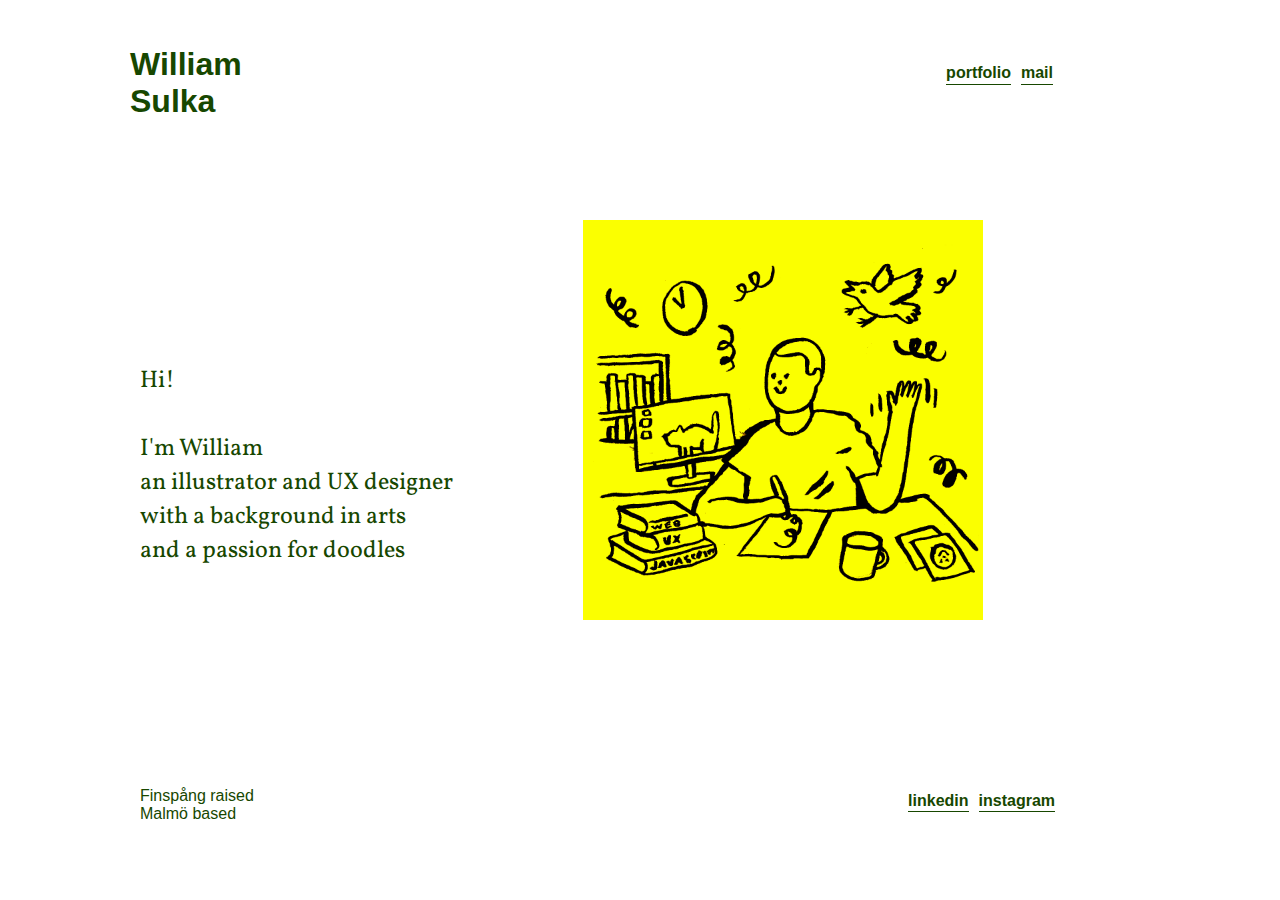
<file: index.html>
<!DOCTYPE html>

<html lang="en">

<head>

    <meta charset="UTF-8">

    <meta name="viewport" content="width=device-width, initial-scale=1.0">

    <meta http-equiv="X-UA-Compatible" content="ie=edge">
	<meta name="robots" content="noindex">

    <title>William Sulka</title>

    <link rel="stylesheet" href="resources/style.css">

</head>

<body>

        <header>
		<a id="bigname" href="http://www.williamsulka.se">
                <h1>William<br>Sulka</h1>
		</a>

                <nav>


            <ul class="container">

                <li><a href="/portfolio">portfolio</a></li>

                <li><a href="mailto:williamsulka@gmail.com">mail</a></li>


            </ul>
                </nav>

                

            </header>

            

    <div class="container" id="maincontainer">

        

        <div class="container" id="content">

            <div class="textcontent">

                    <p>Hi!</p><br>

                    <p>I'm William</p>

                    <p>an illustrator and UX designer</p>

                    <p>with a background in arts</p>

                    <p>and a passion for doodles</p>

            </div>

            

            <img src="pix/yella.png" alt="picture of William" id="portrait">

            

            <div class="textcontent"><p>now send me an email</p>

            <p>and lets get to work!!!</p>
        </div>


            <ul  id="desktoplinks">

                <li><a href="https://www.linkedin.com/in/williamsulka/">linkedin</a></li>

                <li><a href="https://www.instagram.com/willeserier/">instagram</a></li>

            </ul>






        </div>

        

    </div>

    <footer> 

        <div>

            <p>Finspång raised</p>

            <p>Malmö based</p>

        </div>      



               

                <ul class="container">

                    <li><a href="https://www.linkedin.com/in/williamsulka/">linkedin</a></li>

                    <li><a href="https://www.instagram.com/willeserier/">instagram</a></li>

                </ul>



        </footer>

   

    <script src="resources/script.js"></script>

</body>

</html>
</file>
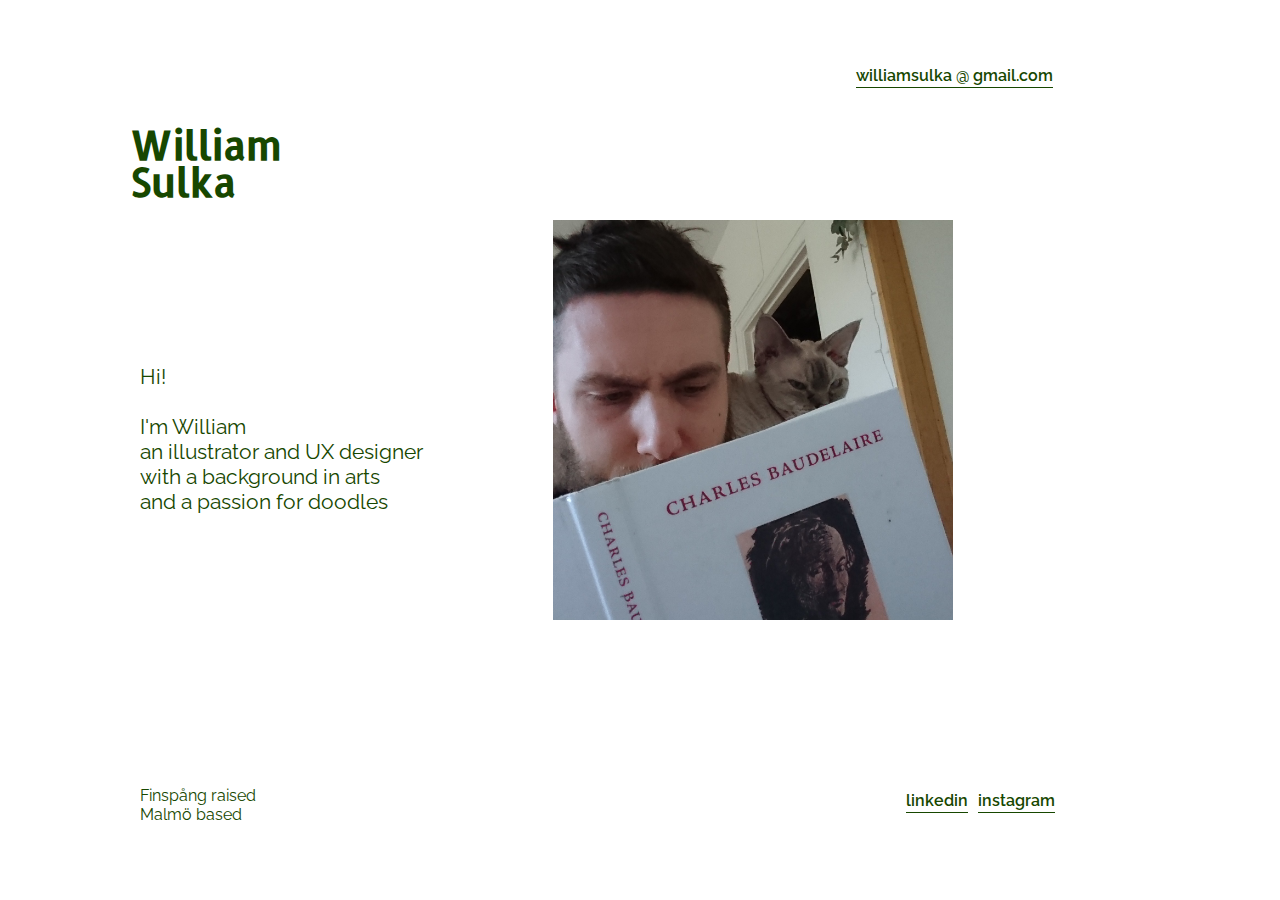
<file: new/index.html>
<!DOCTYPE html>

<html lang="en">

<head>

    <meta charset="UTF-8">

    <meta name="viewport" content="width=device-width, initial-scale=1.0">

    <meta http-equiv="X-UA-Compatible" content="ie=edge">
	<meta name="robots" content="noindex">

    <title>EASY HTTP</title>

    <link rel="stylesheet" href="resources/style.css">

</head>

<body>

        <header>

                <h1 id="bigname">William<br>Sulka</h1>

                <nav>

                        <ul class="container">

                        <li><a href="mailto:williamsulka@gmail.com">williamsulka @ gmail.com</a></li>


                    </ul>

                </nav>

                

            </header>

            

    <div class="container" id="maincontainer">

        

        <div class="container" id="content">

            <div class="textcontent">

                    <p>Hi!</p><br>

                    <p>I'm William</p>

                    <p>an illustrator and UX designer</p>

                    <p>with a background in arts</p>

                    <p>and a passion for doodles</p>

            </div>

            

            <img src="pix/jag själv.jpg" alt="picture of William" id="portrait">

            

            <div class="textcontent"><p>now send me an email</p>

            <p>and lets get to work!!!</p>
        </div>


            <ul  id="desktoplinks">

                <li><a href="https://www.linkedin.com/in/williamsulka/">linkedin</a></li>

                <li><a href="https://www.instagram.com/williamsulka/">instagram</a></li>

            </ul>






        </div>

        

    </div>

    <footer> 

        <div>

            <p>Finspång raised</p>

            <p>Malmö based</p>

        </div>      



               

                <ul class="container">

                    <li><a href="https://www.linkedin.com/in/williamsulka/">linkedin</a></li>

                    <li><a href="https://www.instagram.com/williamsulka/">instagram</a></li>

                </ul>



        </footer>

   

    <script src="resources/script.js"></script>

</body>

</html>
</file>
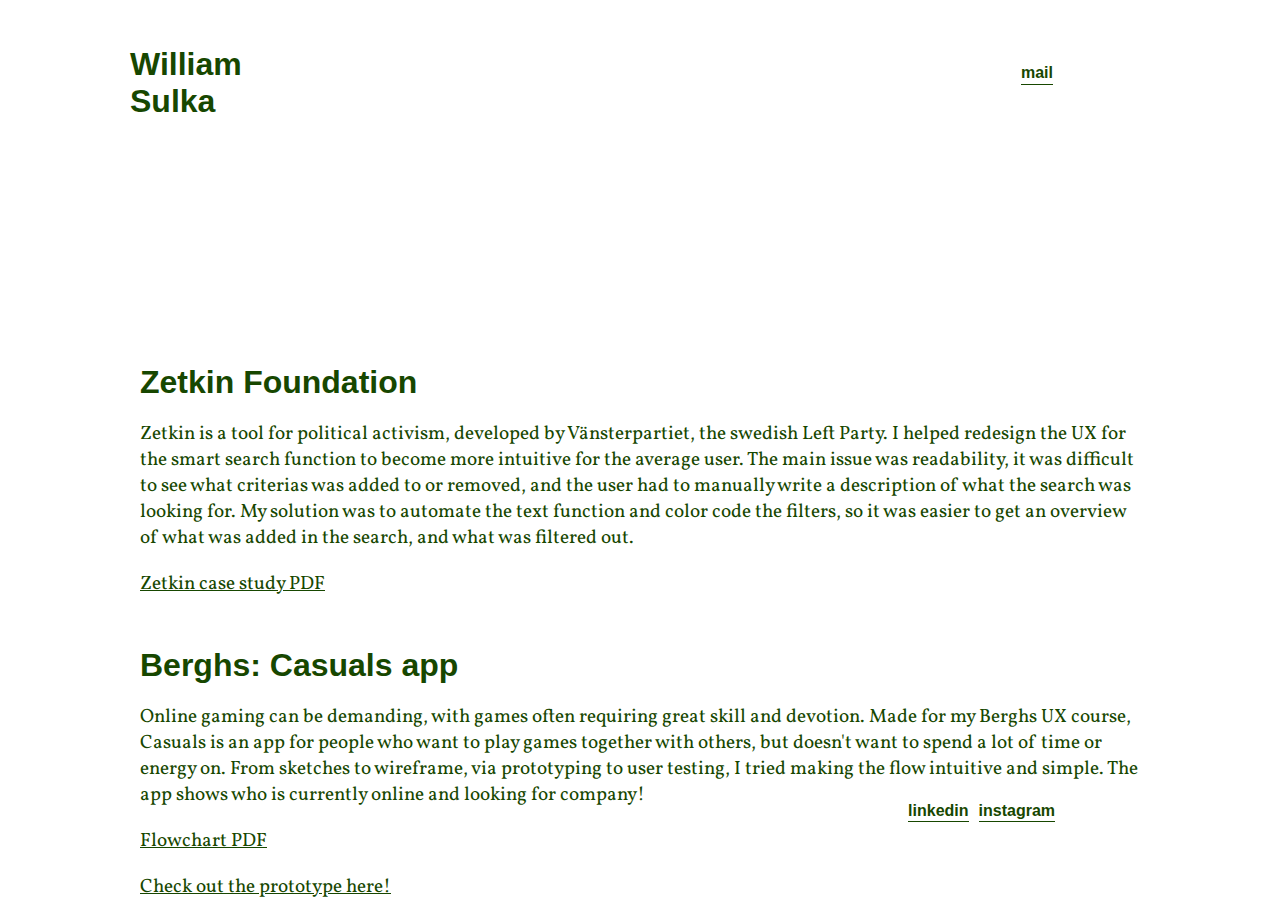
<file: portfolio/index.html>
<!DOCTYPE html>

<html lang="en">

<head>

    <meta charset="UTF-8">

    <meta name="viewport" content="width=device-width, initial-scale=1.0">

    <meta http-equiv="X-UA-Compatible" content="ie=edge">
    <meta name="robots" content="noindex">

    <title>William Sulka portfolio</title>

    <link rel="stylesheet" href="resources/style.css">

</head>

<body>

    <header>
	<a href="http://www.williamsulka.se" id="bigname">
        <h1 id="bigname">William<br>Sulka</h1>
</a>
        <nav>

            <ul class="container">

                <li><a href="mailto:williamsulka@gmail.com">mail</a></li>


            </ul>

        </nav>



    </header>



    <div class="container" id="maincontainer">



        <div class="container" id="content">

            <div class="case">
                <div>
                    <h2>Zetkin Foundation</h2>

                    <p>
                        Zetkin is a tool for political activism, developed by Vänsterpartiet, the swedish Left Party.
                        I helped redesign the UX for the smart search function to become more intuitive for the average
                        user.

                        The main issue was readability, it was difficult to see what criterias was added to or removed,
                        and
                        the user had to manually write a description of what the search was looking for.

                        My solution was to automate the text function and color code the filters, so it was easier to
                        get an
                        overview of what was added in the search, and what was filtered out.


                    </p>

                    <a href="resources/Zetkin.pdf" class="caselink">
                        <p class="caselink">Zetkin case study PDF</p>
                    </a>

                </div>



            </div>






            <div class="case">
                <div>
                    <h2>Berghs: Casuals app</h2>

                    <p>
                        Online gaming can be demanding, with games often requiring great skill and devotion.
                        Made for my Berghs UX course, Casuals is an app for people who want to play games together with
                        others, but doesn't want to spend
                        a lot of time or energy on.

                        From sketches to wireframe, via prototyping to user testing, I tried making the flow intuitive
                        and simple. The app shows who is currently online and looking for company!
                        <br>

                    </p>

                    <a href="resources/Casuals.pdf" class="caselink">
                        <p class="caselink">Flowchart PDF</p>
                    </a>

                    <a href="https://projects.invisionapp.com/share/FRV6EV1ZJA4#/screens" class="caselink">
                        <p class="caselink">Check out the prototype here!</p>
                    </a>

                </div>

            </div>






            <div class="textcontent">
            </div>


            <ul id="desktoplinks">

                <li><a href="https://www.linkedin.com/in/williamsulka/">linkedin</a></li>

                <li><a href="https://www.instagram.com/willeserier/">instagram</a></li>

            </ul>






        </div>



    </div>

    <footer>

        <div>


        </div>





        <ul class="container">

            <li><a href="https://www.linkedin.com/in/williamsulka/">linkedin</a></li>

            <li><a href="https://www.instagram.com/willeserier/">instagram</a></li>

        </ul>



    </footer>



    <script src="resources/script.js"></script>

</body>

</html>
</file>
<file: resources/style.css>
@import url('https://fonts.googleapis.com/css2??family=Noto+Sans+JP:wght@400;700&family=Vollkorn&display=swap');



:root {

    --primary: #174700;

    --secondary: #004671;

}



* {

    margin: 0px;

    padding: 0px;

}



a {

    color: var(--primary);  

}



nav a {

    text-decoration: none;

    border-bottom: solid 1px var(--primary);

    padding-bottom: 2px;

    font-weight: 600;


    display: block;

}


#bigname {
text-decoration: none;}


nav a:visited {

    color: var(--primary);

}



span {

    text-decoration: line-through;

}



body {

    width: 100%;

    color: var(--primary);

    display: flex;

    flex-direction: column;

    align-items: center;

    font-family: 'Noto sans', sans-serif;



}



#content {

    flex-direction: column;

}



.container {

    display: flex;

}



footer {

    background-color: var(--primary);

    color: white;

    width: 100%;

    height: 100px;

    display: flex;

    justify-content: space-between;

    align-items: center;

    margin-top: 50px;

    



}



footer a {

    color: white;

    text-decoration: none;

    border-bottom: solid 1px white;

    padding-bottom: 2px;



}



footer p {

    color: white;

    margin-left: 20px;

}



h1 {

    font-family: 'Noto sans', sans-serif;

    font-size: 32px;

    color: var(--primary);

    margin: 20px;

    line-height: 37px;

}



img {

    width: 100%;

    height: auto;

}



li {

    margin: 11px 10px 20px 0px;

}



nav {

    margin: 10px 20px;

}



#maincontainer{

    flex-direction: column;

    min-height: 80vh;

    width: 100%;



}



header {

    width: 100%;

    display: flex;

    justify-content: space-between;

    position: fixed;

    padding-bottom: 20px;

    background: rgb(255,255,255);









}







ul {

    list-style: none;

}



.textcontent {

    margin: 50px 0px;

    padding: 0px 20px;

    font-size: 1.5rem;

	font-family: Vollkorn, sans-serif;	
}



.textcontent:nth-child(1) {

    margin: 194px 0px 50px 0px;

    

}



img {

    margin: 50px 0px;   

}



#desktoplinks {display: none;}



@media screen and (max-width: 1024px) and (min-width: 600px) {

    h1 {


    }   



    .textcontent {



        padding: 50px 20px;

    }

}



#desktoplinks {display: none;}



@media screen and (min-width: 1024px) {



#portrait {

    width: 400px;

    height: 400px;

    object-fit: cover;

    padding: 100px 100px 100px 130px;

}



header {

    position: static;   

    width: 900px;

    background: none;

    align-items: flex-end;

    margin: 0px;

    padding-bottom: 0px;

    height: 70px;

}



header ul {

    position: relative;

    top: 45px;

    right: 7px;

}



footer ul {

    position: relative;

    left: -75px;

}



footer {

    width: 1000px;

    background: none;

    height: 30px;

    padding: 0px;

    

    margin: 0px;

}



footer a, footer p {

    color: var(--primary);

    justify-content: flex-end;

    margin: 0px;

}



footer a {

    border-bottom: solid 1px var(--primary);

    font-weight: 600;

}



#content {

    flex-direction: row;

    width: 1000px;



}



.textcontent {

    position: relative;

    top: 100px;

    margin: 0px;

    padding: 0px;

}



.textcontent:nth-child(3) {

    display: none;

}



#maincontainer {

    width: 1000px;

}



h1 {

    position: relative;

    top: 70px;

    left: -80px;

}
</file>
<file: new/resources/style.css>
@import url('https://fonts.googleapis.com/css2?family=Allerta&family=Raleway:wght@400;500;600&display=swap');

:root {
    --primary: #174700;
    --secondary: #004671;
}

* {
    margin: 0px;
    padding: 0px;
}

a {
    color: var(--primary);  
}

nav a {
    text-decoration: none;
    border-bottom: solid 1px var(--primary);
    padding-bottom: 2px;
    font-weight: 600;
}

nav a:visited {
    color: var(--primary);
}

span {
    text-decoration: line-through;
}

body {
    width: 100%;
    color: var(--primary);
    display: flex;
    flex-direction: column;
    align-items: center;
    font-family: 'Raleway', sans-serif;

}

#content {
    flex-direction: column;
}

.container {
    display: flex;
}

footer {
    background-color: var(--primary);
    color: white;
    width: 100%;
    height: 100px;
    display: flex;
    justify-content: space-between;
    align-items: center;
    margin-top: 50px;
    

}

footer a {
    color: white;
    text-decoration: none;
    border-bottom: solid 1px white;
    padding-bottom: 2px;

}

footer p {
    color: white;
    margin-left: 20px;
}

h1 {
    font-family: 'Allerta', sans-serif;
    font-size: 40px;
    color: var(--primary);
    margin: 20px;
    line-height: 37px;
}

img {
    width: 100%;
    height: auto;
}

li {
    margin: 11px 10px 20px 0px;
}

nav {
    margin: 10px 20px;
}

#maincontainer{
    flex-direction: column;
    min-height: 80vh;
    width: 100%;

}

header {
    width: 100%;
    display: flex;
    justify-content: space-between;
    position: fixed;
    padding-bottom: 20px;
    background: rgb(255,255,255);




}



ul {
    list-style: none;
}

.textcontent {
    margin: 50px 0px;
    padding: 0px 20px;
    font-size: 1.3rem;
}

.textcontent:nth-child(1) {
    margin: 194px 0px 50px 0px;
    
}

img {
    margin: 50px 0px;   
}

#desktoplinks {display: none;}

@media screen and (max-width: 1024px) and (min-width: 600px) {
    h1 {
        font-size: 70px;
        line-height: 60px;
    }   

    .textcontent {

        padding: 50px 20px;
        font-size: 1.5rem;
    }
}

#desktoplinks {display: none;}

@media screen and (min-width: 1024px) {

#portrait {
    width: 400px;
    height: 400px;
    object-fit: cover;
    padding: 100px 100px 100px 130px;
}

header {
    position: static;   
    width: 900px;
    background: none;
    align-items: flex-end;
    margin: 0px;
    padding-bottom: 0px;
    height: 70px;
}

header ul {
    position: relative;
    top: 45px;
    right: 7px;
}

footer ul {
    position: relative;
    left: -75px;
}

footer {
    width: 1000px;
    background: none;
    height: 30px;
    padding: 0px;
    
    margin: 0px;
}

footer a, footer p {
    color: var(--primary);
    justify-content: flex-end;
    margin: 0px;
}

footer a {
    border-bottom: solid 1px var(--primary);
    font-weight: 600;
}

#content {
    flex-direction: row;
    width: 1000px;

}

.textcontent {
    position: relative;
    top: 100px;
    margin: 0px;
    padding: 0px;
}

.textcontent:nth-child(3) {
    display: none;
}

#maincontainer {
    width: 1000px;
}

h1 {
    position: relative;
    top: 150px;
    left: -80px;
}
</file>
<file: portfolio/resources/style.css>
@import url('https://fonts.googleapis.com/css2??family=Noto+Sans+JP:wght@400;700&family=Vollkorn&display=swap');



:root {

    --primary: #174700;

    --secondary: #004671;

}



* {

    margin: 0px;

    padding: 0px;

}



a {

    color: var(--primary);  

}


#bigname {
text-decoration: none;}

nav a {

    text-decoration: none;

    border-bottom: solid 1px var(--primary);

    padding-bottom: 2px;

    font-weight: 600;


    display: block;

}



nav a:visited {

    color: var(--primary);

}



span {

    text-decoration: line-through;

}



body {

    width: 100%;

    color: var(--primary);

    display: flex;

    flex-direction: column;

    align-items: center;

    font-family: 'Noto sans', sans-serif;



}



#content {

    flex-direction: column;

}



.container {

    display: flex;

}



footer {

    background-color: var(--primary);

    color: white;

    width: 100%;

    height: 100px;

    display: flex;

    justify-content: space-between;

    align-items: center;

    margin-top: 50px;

    



}



footer a {

    color: white;

    text-decoration: none;

    border-bottom: solid 1px white;

    padding-bottom: 2px;



}



footer p {

    color: white;

    margin-left: 20px;

}



h1 {

    font-family: 'Noto sans', sans-serif;

    font-size: 32px;

    color: var(--primary);

    margin: 20px;

    line-height: 37px;

}


h2 {

    font-family: 'Noto sans', sans-serif;

    font-size: 32px;

    color: var(--primary);

    margin-bottom: 20px;

    line-height: 37px;

}




img {

    width: 100%;

    height: auto;

}



li {

    margin: 11px 10px 20px 0px;

}



nav {

    margin: 10px 20px;

}



#maincontainer{

    flex-direction: column;

    min-height: 80vh;

    width: 100%;



}



header {

    width: 100%;

    display: flex;

    justify-content: space-between;

    position: fixed;

    padding-bottom: 20px;

    background: rgb(255,255,255);









}







ul {

    list-style: none;

}



.case {

    margin: 50px 0px;

    padding: 0px 20px;

    font-size: 1.2rem;

	font-family: Vollkorn, sans-serif;	
}

.caselink {
    padding-top: 20px !important;
}

.case:nth-child(1) {

    margin: 194px 0px 50px 0px;

    

}



img {

    margin: 50px 0px;   

}



#desktoplinks {display: none;}



@media screen and (max-width: 1024px) and (min-width: 600px) {

    h1 {


    }   



    .textcontent {



        padding: 50px 20px;

    }

}



#desktoplinks {display: none;}



@media screen and (min-width: 1024px) {



#portrait {

    width: 400px;

    height: 400px;

    object-fit: cover;

    padding: 100px 100px 100px 130px;

}



header {

    position: static;   

    width: 900px;

    background: none;

    align-items: flex-end;

    margin: 0px;

    padding-bottom: 0px;

    height: 70px;

}



header ul {

    position: relative;

    top: 45px;

    right: 7px;

}



footer ul {

    position: relative;

    left: -75px;

}



footer {

    width: 1000px;

    background: none;

    height: 30px;

    padding: 0px;

    

    margin: 0px;

}



footer a, footer p {

    color: var(--primary);

    justify-content: flex-end;

    margin: 0px;

}



footer a {

    border-bottom: solid 1px var(--primary);

    font-weight: 600;

}



#content {

    flex-direction: column;

    width: 1000px;



}



.case {
    display: flex;

    position: relative;

    top: 100px;

    margin: 0px;

    padding: 0px;

}



.textcontent:nth-child(3) {

    display: none;

}



#maincontainer {

    width: 1000px;

}



h1 {

    position: relative;

    top: 70px;

    left: -80px;

}
</file>
